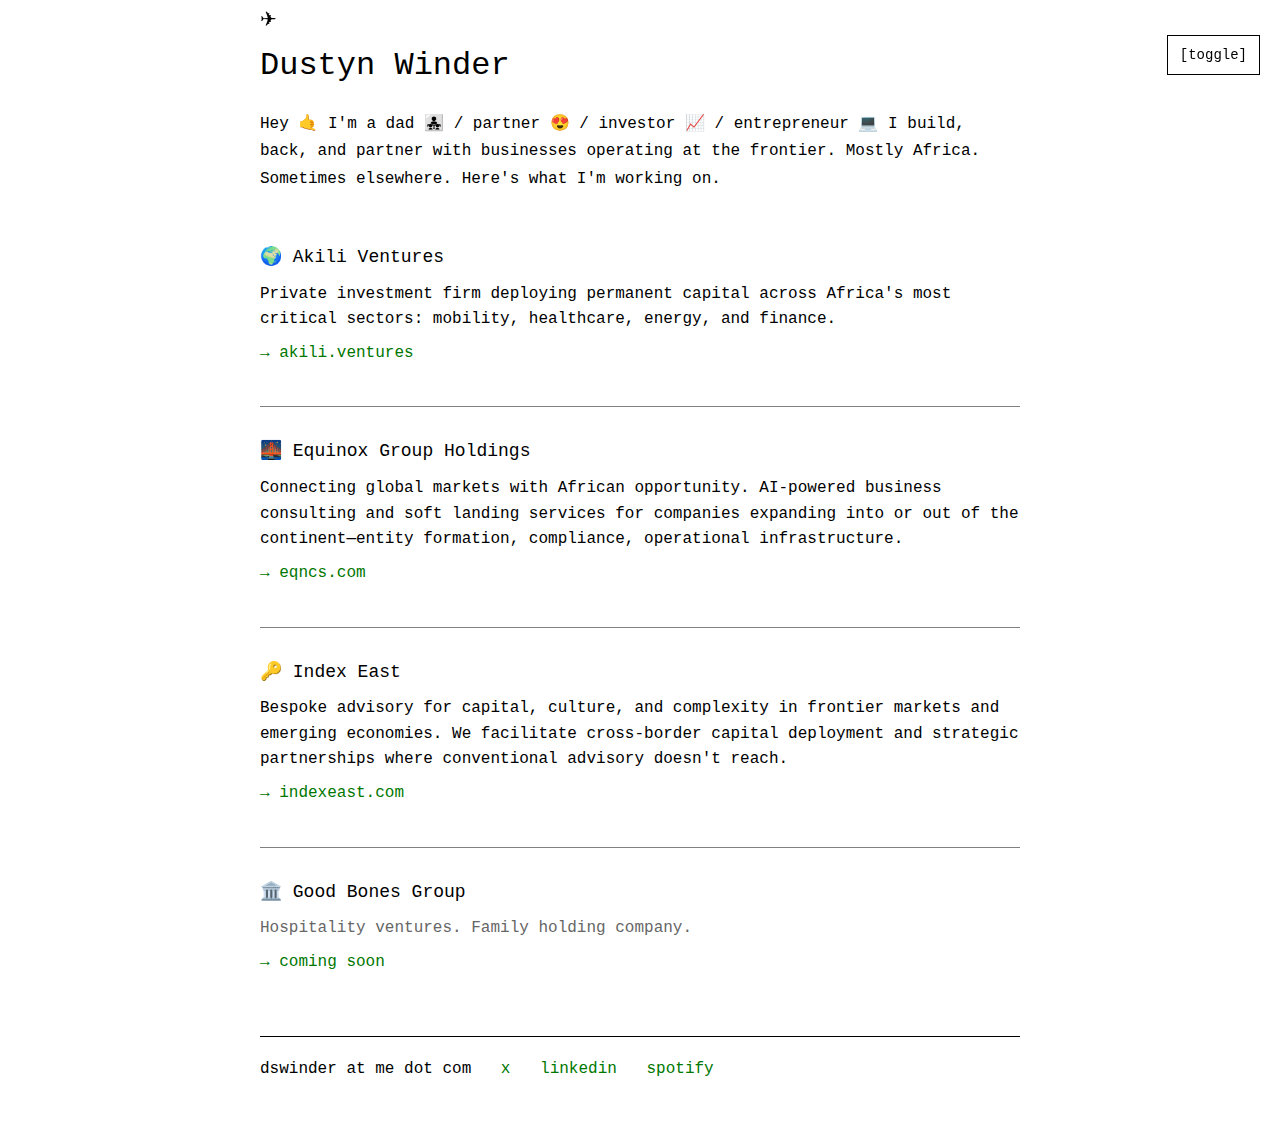
<file: index.html>
<!DOCTYPE html>
<html lang="en">
<head>
    <meta charset="UTF-8">
    <meta name="viewport" content="width=device-width, initial-scale=1.0">
    <title>Dustyn Winder</title>
    <style>
        * {
            margin: 0;
            padding: 0;
            box-sizing: border-box;
        }

        body {
            font-family: 'Courier New', monospace;
            line-height: 1.6;
            max-width: 800px;
            margin: 0 auto;
            padding: 40px 20px;
            transition: background-color 0.3s, color 0.3s;
            cursor: crosshair;
            position: relative;
            overflow-x: hidden;
        }

        body.light {
            background-color: #ffffff;
            color: #000000;
        }

        body.dark {
            background-color: #000000;
            color: #ffffff;
        }

        body.light a {
            color: #007700;
        }

        body.dark a {
            color: #00ff00;
        }

        body.light .link-style {
            color: #007700;
        }

        body.dark .link-style {
            color: #00ff00;
        }

        body.light .stealth {
            color: #666666;
        }

        body.dark .stealth {
            color: #ffffff;
        }

        a {
            text-decoration: none;
        }

        a:hover {
            text-decoration: underline;
        }

        .link-style {
            font-style: normal;
        }

        .toggle-container {
            position: fixed;
            top: 35px;
            right: 20px;
            cursor: pointer;
            font-size: 14px;
            padding: 8px 12px;
            border: 1px solid currentColor;
            z-index: 100;
        }

        /* Plane animation */
        .plane {
            position: fixed;
            top: 5px;
            font-size: 20px;
            z-index: 10;
            animation: fly 20s linear infinite;
        }

        @keyframes fly {
            0% {
                left: -50px;
            }
            100% {
                left: calc(100% + 50px);
            }
        }

        h1 {
            font-size: 32px;
            margin-bottom: 20px;
            font-weight: normal;
        }

        .intro {
            margin-bottom: 50px;
            font-size: 16px;
            line-height: 1.7;
        }

        .section {
            margin-bottom: 40px;
        }

        .section h2 {
            font-size: 18px;
            margin-bottom: 10px;
            font-weight: normal;
        }

        .section p {
            margin-bottom: 8px;
        }

        .links {
            margin-top: 60px;
            padding-top: 20px;
            border-top: 1px solid currentColor;
        }

        .links a {
            margin-right: 20px;
        }

        .links span {
            margin-right: 20px;
        }

        hr {
            border: none;
            border-top: 1px solid currentColor;
            margin: 30px 0;
        }

        /* Mobile layout */
        @media (max-width: 600px) {
            .links span {
                display: block;
                margin-bottom: 10px;
            }
        }
    </style>
</head>
<body class="light">
    <div class="plane">✈</div>

    <div class="toggle-container" onclick="toggleTheme()">
        [toggle]
    </div>

    <h1>Dustyn Winder</h1>

    <div class="intro">
        Hey 🤙 I'm a dad 👨‍👧‍👧 / partner 😍 / investor 📈 / entrepreneur 💻 I build, back, and partner with businesses operating at the frontier. Mostly Africa. Sometimes elsewhere. Here's what I'm working on.
    </div>

    <div class="section">
        <h2>🌍 Akili Ventures</h2>
        <p>Private investment firm deploying permanent capital across Africa's most critical sectors: mobility, healthcare, energy, and finance.</p>
        <p><a href="https://akili.ventures" target="_blank">→ akili.ventures</a></p>
    </div>

    <hr>

    <div class="section">
        <h2>🌉 Equinox Group Holdings</h2>
        <p>Connecting global markets with African opportunity. AI-powered business consulting and soft landing services for companies expanding into or out of the continent—entity formation, compliance, operational infrastructure.</p>
        <p><a href="https://eqncs.com" target="_blank">→ eqncs.com</a></p>
    </div>

    <hr>

    <div class="section">
        <h2>🔑 Index East</h2>
        <p>Bespoke advisory for capital, culture, and complexity in frontier markets and emerging economies. We facilitate cross-border capital deployment and strategic partnerships where conventional advisory doesn't reach.</p>
        <p><a href="https://indexeast.com" target="_blank">→ indexeast.com</a></p>
    </div>

    <hr>

    <div class="section">
        <h2>🏛️ Good Bones Group</h2>
        <p class="stealth">Hospitality ventures. Family holding company.</p>
        <p><span class="link-style">→ coming soon</span></p>
    </div>

    <div class="links">
        <span>dswinder at me dot com</span>
        <a href="https://twitter.com/dswinder" target="_blank">x</a>
        <a href="https://www.linkedin.com/in/dswinder/" target="_blank">linkedin</a>
        <a href="https://open.spotify.com/user/dswinder?si=636db167fb7e4811" target="_blank">spotify</a>
    </div>

    <script>
        function toggleTheme() {
            const body = document.body;
            if (body.classList.contains('light')) {
                body.classList.remove('light');
                body.classList.add('dark');
                localStorage.setItem('theme', 'dark');
            } else {
                body.classList.remove('dark');
                body.classList.add('light');
                localStorage.setItem('theme', 'light');
            }
        }

        // Load saved theme
        const savedTheme = localStorage.getItem('theme') || 'light';
        document.body.className = savedTheme;
    </script>
</body>
</html>
</file>
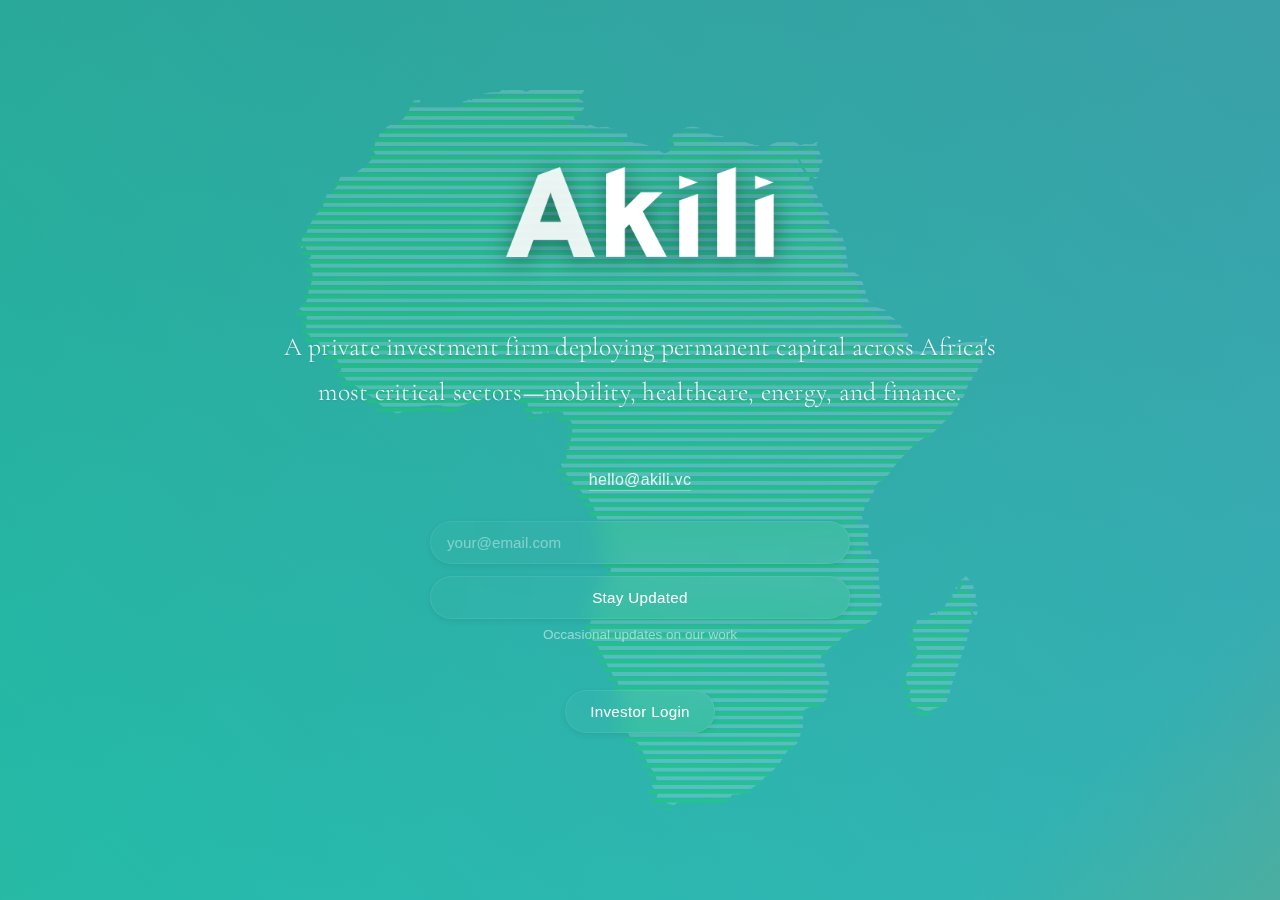
<file: akili/index.html>
<!DOCTYPE html>
<html lang="en">
<head>
    <meta charset="UTF-8">
    <meta name="viewport" content="width=device-width, initial-scale=1.0">
    <title>Akili</title>
    <link rel="preconnect" href="https://fonts.googleapis.com">
    <link rel="preconnect" href="https://fonts.gstatic.com" crossorigin>
    <link href="https://fonts.googleapis.com/css2?family=Cormorant+Garamond:wght@300;400&display=swap" rel="stylesheet">
    <style>
        * {
            margin: 0;
            padding: 0;
            box-sizing: border-box;
        }

        body {
    font-family: -apple-system, BlinkMacSystemFont, sans-serif;
    min-height: 100vh;
    min-height: 100dvh; /* Dynamic viewport height for mobile */
    display: flex;
    align-items: center;
    justify-content: center;
    background: linear-gradient(-45deg, #b4e51f, #40e0d0, #4a90e2, #9b59b6, #e74c3c, #f39c12, #20b2aa, #16a085);
    background-size: 600% 600%;
    animation: gradient 25s ease-in-out infinite;
    color: #ffffff;
    position: relative;
    overflow: hidden;
}

        @keyframes gradient {
            0% { background-position: 0% 50%; }
            50% { background-position: 100% 50%; }
            100% { background-position: 0% 50%; }
        }

        /* Multi-layered gradient for hypnotic effect */
        body::after {
    content: '';
    position: fixed;
    top: -10px;
    left: -10px;
    right: -10px;
    bottom: -10px;
    background: linear-gradient(45deg, rgba(180, 229, 31, 0.3), rgba(64, 224, 208, 0.3), rgba(155, 89, 182, 0.3), rgba(243, 156, 18, 0.3));
    background-size: 400% 400%;
    animation: gradient2 30s ease infinite;
    pointer-events: none;
    z-index: 0;
}
        @keyframes gradient2 {
            0% { background-position: 0% 100%; }
            50% { background-position: 100% 0%; }
            100% { background-position: 0% 100%; }
        }

        /* Africa map subtle background */
        body::before {
            content: '';
            position: fixed;
            top: 50%;
            left: 50%;
            transform: translate(-50%, -50%);
            width: 70%;
            max-width: 900px;
            height: 80vh;
            background: url('Africa%20map%20green.png') center/contain no-repeat;
            pointer-events: none;
            opacity: 0.18;
            z-index: 1;
        }

        .container {
            max-width: 800px;
            padding: 60px 40px;
            text-align: center;
            position: relative;
            z-index: 1;
        }

        /* Logo - REPLACE THIS SRC WITH YOUR LOGO FILE */
        .logo {
            margin-bottom: 4rem;
        }

        .logo img {
            height: 90px;
            width: auto;
            filter: drop-shadow(0 4px 12px rgba(0, 0, 0, 0.4));
        }

        /* Fallback if no image - styled to match your logo */
        .logo-text {
            font-size: 4.5rem;
            font-weight: 900;
            letter-spacing: 0.12em;
            color: #ffffff;
            margin-bottom: 4rem;
            font-family: -apple-system, BlinkMacSystemFont, sans-serif;
        }

        .description {
            font-family: 'Cormorant Garamond', Georgia, serif;
            font-size: 1.6rem;
            line-height: 1.75;
            color: rgba(255, 255, 255, 0.95);
            margin-bottom: 3.5rem;
            font-weight: 300;
            letter-spacing: 0.01em;
            text-shadow: 0 1px 2px rgba(0, 0, 0, 0.1);
        }

        .contact {
            font-size: 1rem;
            margin-bottom: 2rem;
            letter-spacing: 0.02em;
        }

        .contact a {
            color: rgba(255, 255, 255, 0.85);
            text-decoration: none;
            border-bottom: 1px solid rgba(255, 255, 255, 0.3);
            padding-bottom: 2px;
            transition: all 0.3s ease;
        }

        .contact a:hover {
            color: rgba(0, 255, 136, 0.85);
            border-bottom-color: rgba(0, 255, 136, 0.4);
        }

        .email-form {
            display: flex;
            flex-direction: column;
            gap: 0.75rem;
            max-width: 420px;
            margin: 0 auto 3rem;
            justify-content: center;
        }

        .email-input {
            flex: 1;
            padding: 12px 16px;
            border: 1px solid rgba(255, 255, 255, 0.08);
            border-radius: 30px;
            background: rgba(255, 255, 255, 0.02);
            backdrop-filter: blur(12px);
            -webkit-backdrop-filter: blur(12px);
            color: #ffffff;
            font-size: 0.95rem;
            transition: all 0.3s ease;
            box-shadow: 0 2px 6px rgba(0, 0, 0, 0.08);
        }

        .email-input::placeholder {
            color: rgba(255, 255, 255, 0.4);
        }

        .form-helper {
            font-size: 0.85rem;
            color: rgba(255, 255, 255, 0.5);
            margin-top: -2.5rem;
            margin-bottom: 3rem;
        }

        .email-input:focus {
            outline: none;
            border-color: rgba(0, 255, 136, 0.15);
            background: rgba(255, 255, 255, 0.04);
            box-shadow: 0 4px 12px rgba(0, 0, 0, 0.12);
        }

        .btn {
            padding: 12px 24px;
            border: 1px solid rgba(255, 255, 255, 0.08);
            border-radius: 30px;
            background: rgba(255, 255, 255, 0.02);
            backdrop-filter: blur(12px);
            -webkit-backdrop-filter: blur(12px);
            color: #ffffff;
            font-size: 0.95rem;
            cursor: pointer;
            transition: all 0.3s ease;
            text-decoration: none;
            display: inline-block;
            letter-spacing: 0.02em;
            box-shadow: 0 2px 6px rgba(0, 0, 0, 0.08);
        }

        .btn:hover {
            background: rgba(255, 255, 255, 0.05);
            border-color: rgba(0, 255, 136, 0.12);
            box-shadow: 0 4px 12px rgba(0, 0, 0, 0.12);
            transform: translateY(-1px);
        }

        .btn:active {
            transform: translateY(0);
            box-shadow: 0 2px 6px rgba(0, 0, 0, 0.08);
        }

        .investor-login {
            margin-top: 2.5rem;
        }

        .success-message {
            display: none;
            color: rgba(0, 255, 136, 0.8);
            margin-top: 1rem;
            font-size: 0.9rem;
        }

        @media (max-width: 640px) {
            .container {
                padding: 40px 24px;
            }

            .logo-text {
                font-size: 3rem;
            }

            .description {
                font-size: 1.35rem;
            }

            .email-form {
                width: 100%;
            }
        }
    </style>
</head>
<body>
    <div class="container">
        <div class="logo"><img src="Akili_logo_white.png" alt="Akili"></div>

        <p class="description">
            A private investment firm deploying permanent capital across Africa's most critical sectors—mobility, healthcare, energy, and finance.
        </p>

        <div class="contact">
            <a href="mailto:hello@akili.vc">hello@akili.vc</a>
        </div>

        <form class="email-form" id="emailForm">
            <input
                type="email"
                class="email-input"
                placeholder="your@email.com"
                required
                id="emailInput"
            >
            <button type="submit" class="btn">Stay Updated</button>
        </form>
        <div class="form-helper">Occasional updates on our work</div>
        <div class="success-message" id="successMessage">Thank you.</div>

        <div class="investor-login">
            <a href="https://notion.so" class="btn" target="_blank" rel="noopener">Investor Login</a>
        </div>
    </div>

    <script>
        document.getElementById('emailForm').addEventListener('submit', function(e) {
            e.preventDefault();
            const email = document.getElementById('emailInput').value;
            console.log('Email:', email);
            document.getElementById('successMessage').style.display = 'block';
            document.getElementById('emailInput').value = '';
            setTimeout(() => {
                document.getElementById('successMessage').style.display = 'none';
            }, 3000);
        });
    </script>
</body>
</html>
</file>
